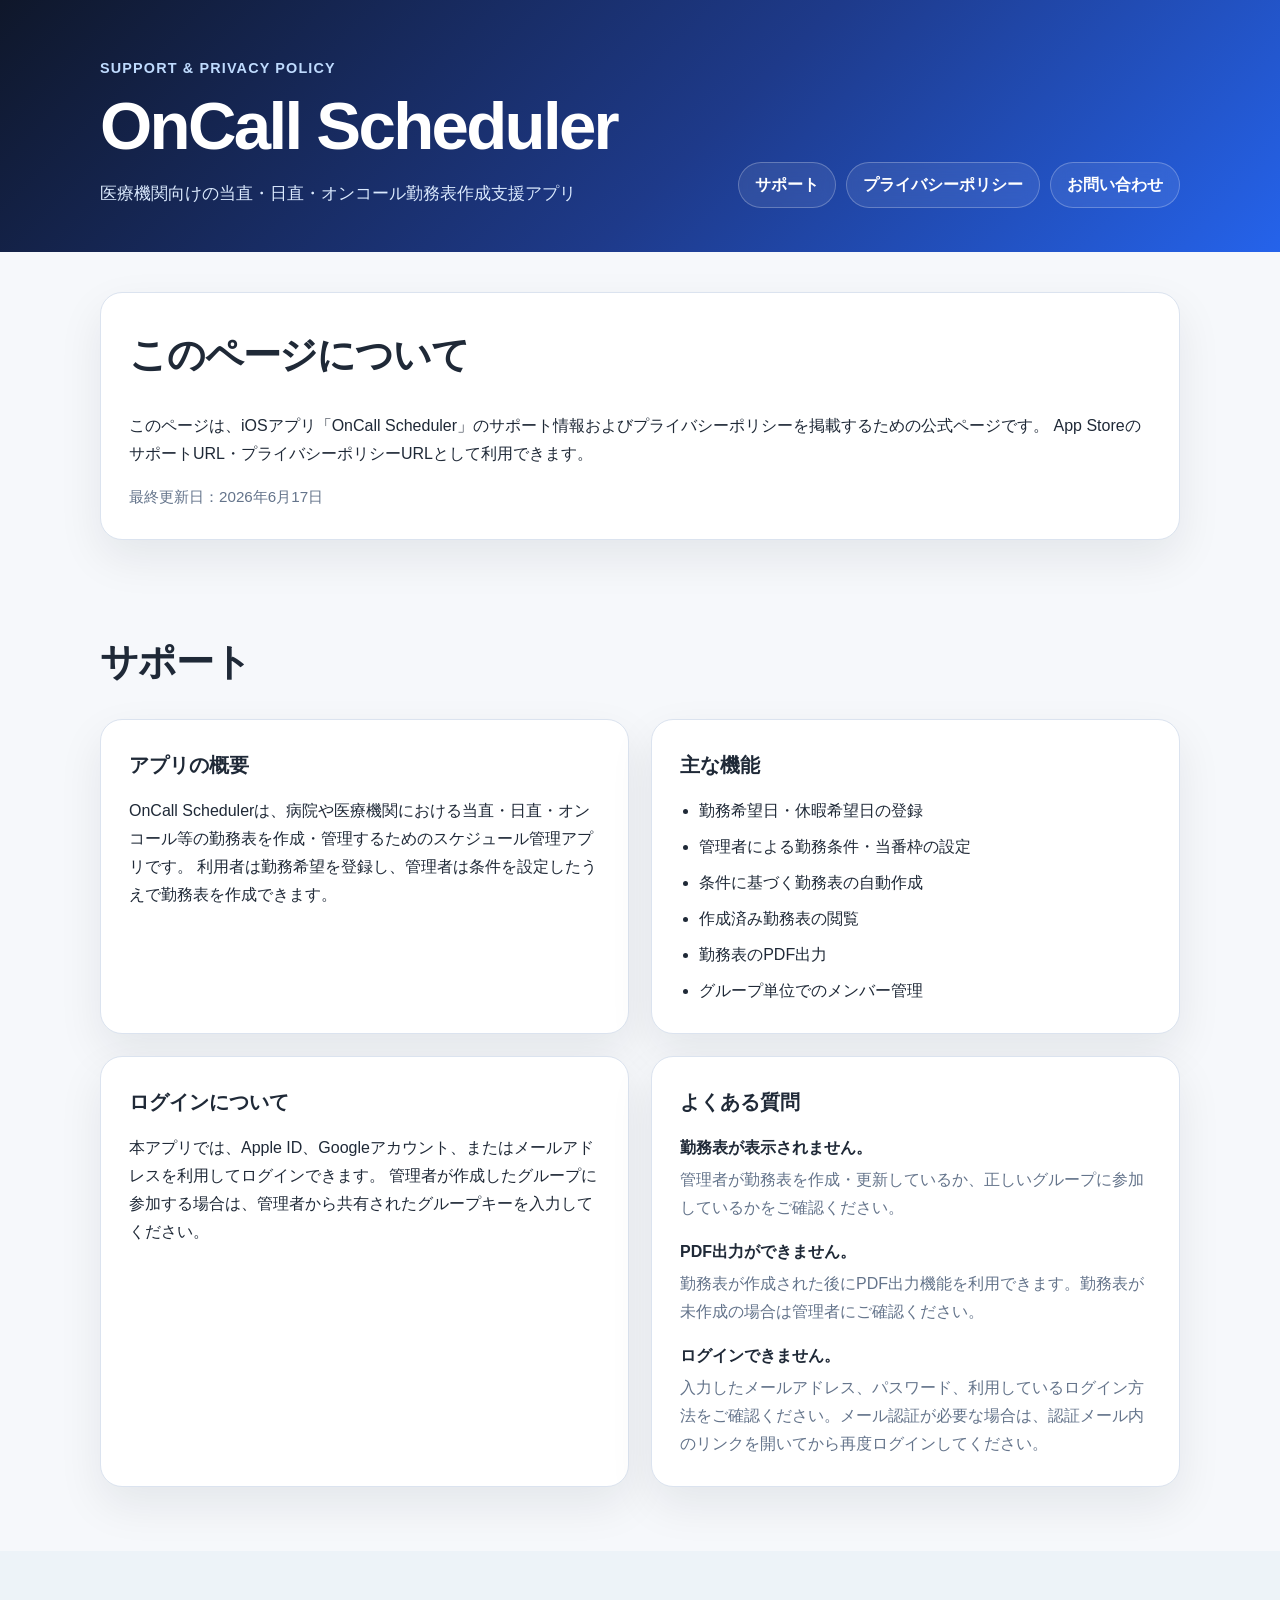
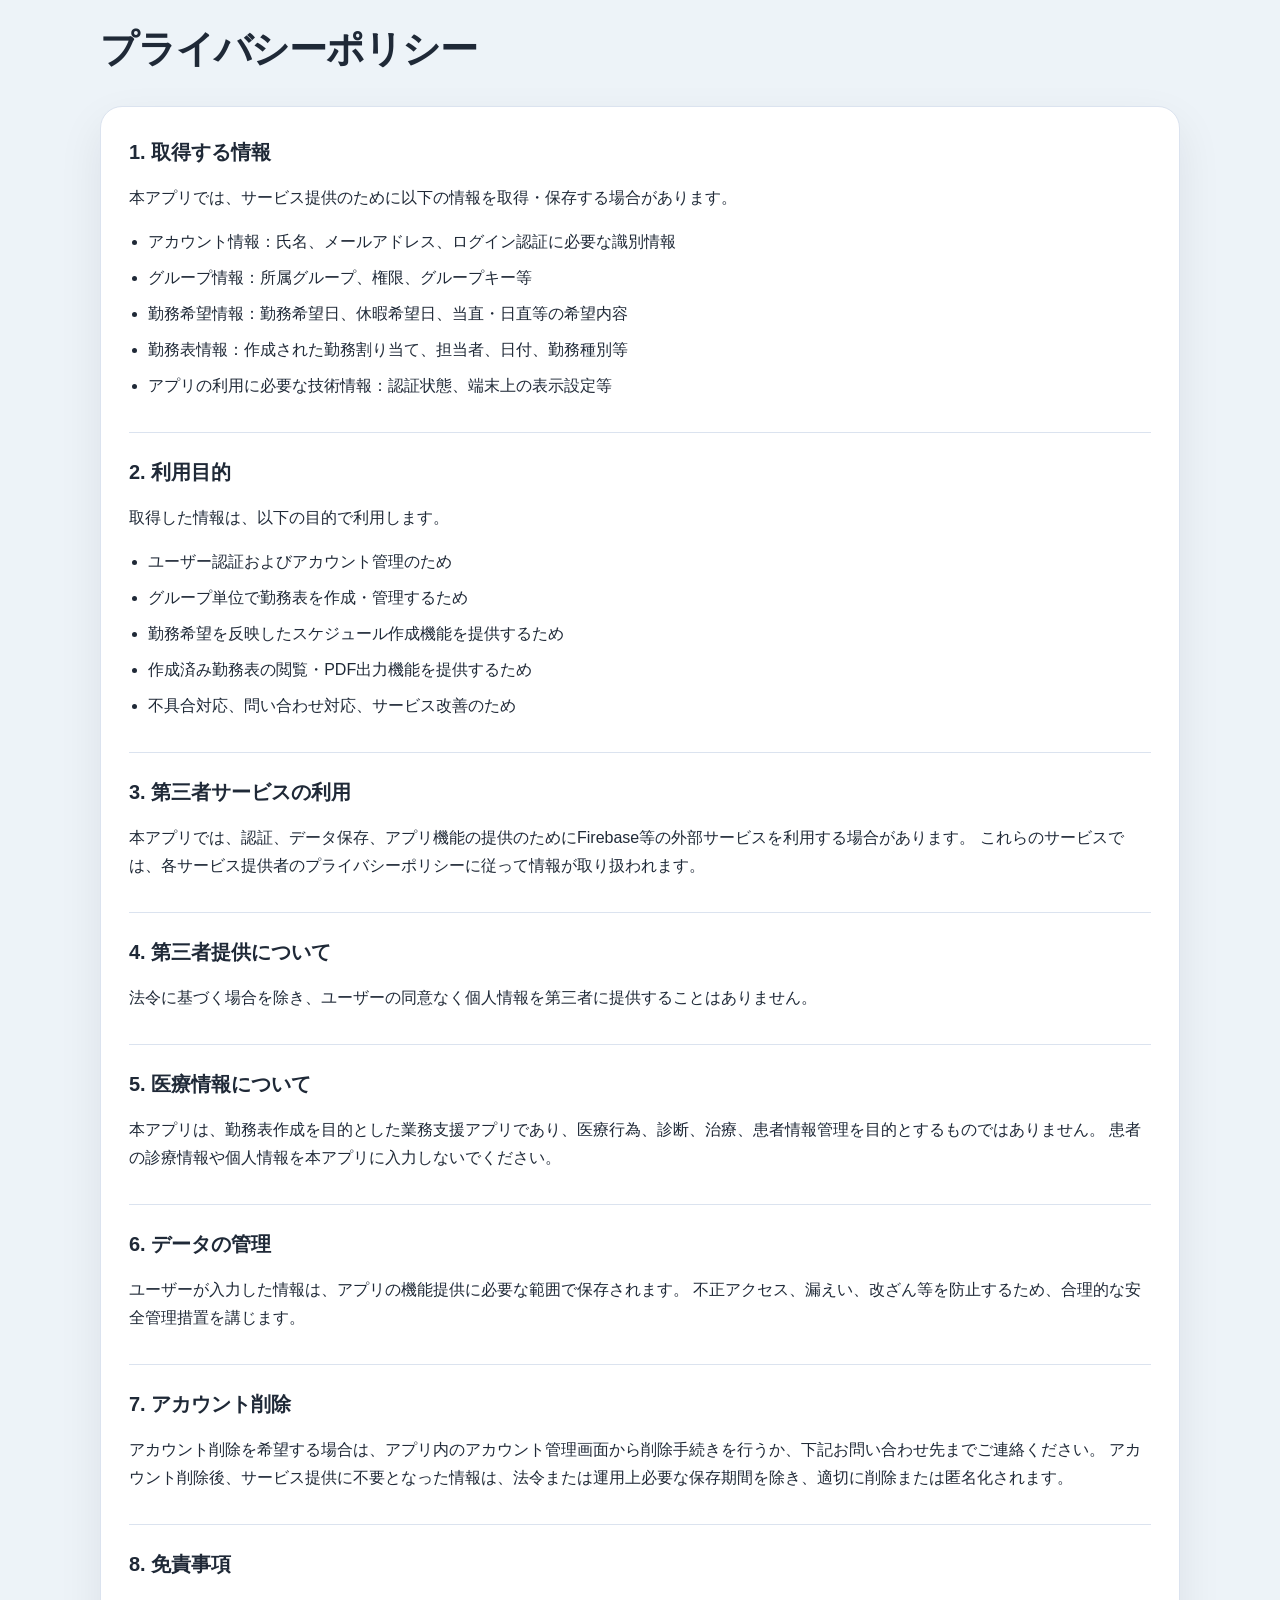
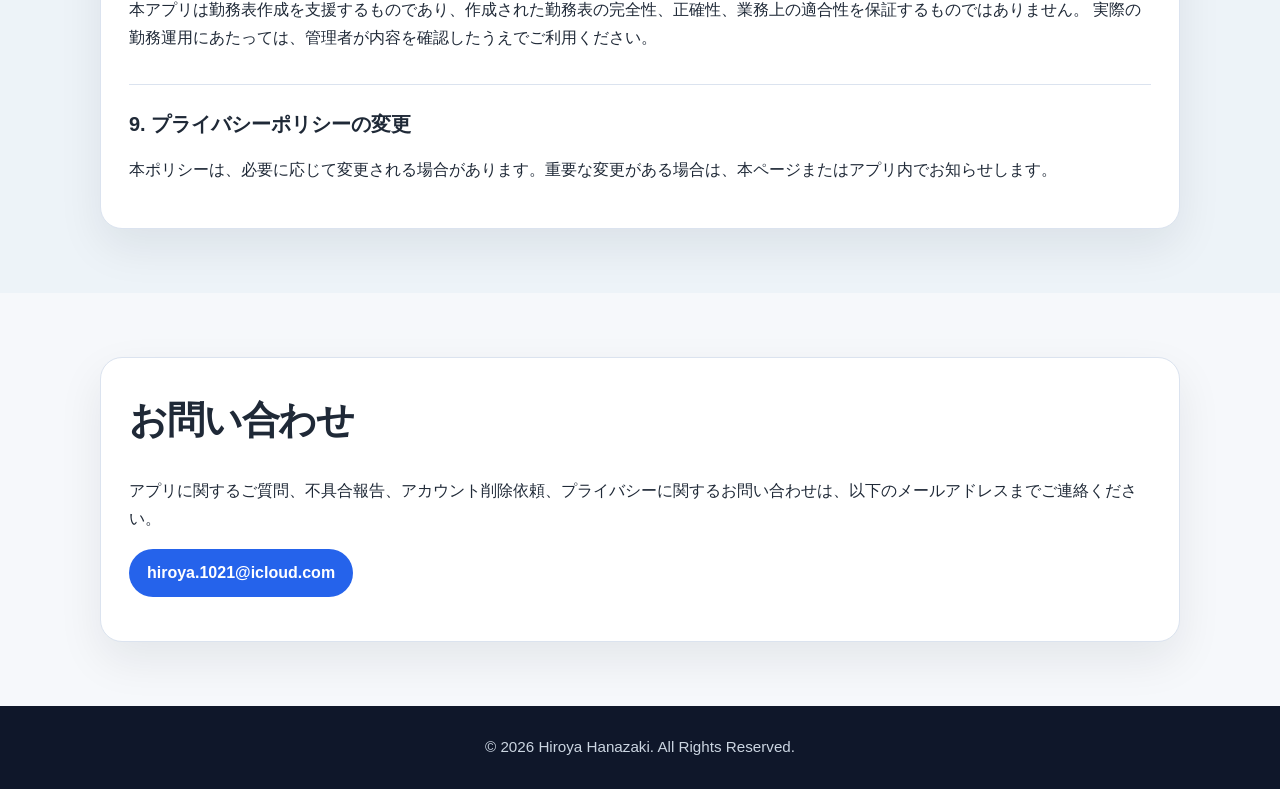
<file: index.html>
<!DOCTYPE html>
<html lang="ja">
<head>
  <meta charset="UTF-8" />
  <meta name="viewport" content="width=device-width, initial-scale=1.0" />
  <title>OnCall Scheduler サポート / プライバシーポリシー</title>
  <meta name="description" content="OnCall Schedulerのサポートページおよびプライバシーポリシーです。" />
  <link rel="stylesheet" href="style.css" />
</head>
<body>
  <header class="site-header">
    <div class="container header-inner">
      <div>
        <p class="eyebrow">Support & Privacy Policy</p>
        <h1>OnCall Scheduler</h1>
        <p class="lead">医療機関向けの当直・日直・オンコール勤務表作成支援アプリ</p>
      </div>
      <nav class="nav" aria-label="ページ内ナビゲーション">
        <a href="#support">サポート</a>
        <a href="#privacy">プライバシーポリシー</a>
        <a href="#contact">お問い合わせ</a>
      </nav>
    </div>
  </header>

  <main>
    <section class="section hero">
      <div class="container card">
        <h2>このページについて</h2>
        <p>
          このページは、iOSアプリ「OnCall Scheduler」のサポート情報およびプライバシーポリシーを掲載するための公式ページです。
          App StoreのサポートURL・プライバシーポリシーURLとして利用できます。
        </p>
        <p class="updated">最終更新日：2026年6月17日</p>
      </div>
    </section>

    <section id="support" class="section">
      <div class="container">
        <h2>サポート</h2>

        <div class="grid">
          <article class="card">
            <h3>アプリの概要</h3>
            <p>
              OnCall Schedulerは、病院や医療機関における当直・日直・オンコール等の勤務表を作成・管理するためのスケジュール管理アプリです。
              利用者は勤務希望を登録し、管理者は条件を設定したうえで勤務表を作成できます。
            </p>
          </article>

          <article class="card">
            <h3>主な機能</h3>
            <ul>
              <li>勤務希望日・休暇希望日の登録</li>
              <li>管理者による勤務条件・当番枠の設定</li>
              <li>条件に基づく勤務表の自動作成</li>
              <li>作成済み勤務表の閲覧</li>
              <li>勤務表のPDF出力</li>
              <li>グループ単位でのメンバー管理</li>
            </ul>
          </article>

          <article class="card">
            <h3>ログインについて</h3>
            <p>
              本アプリでは、Apple ID、Googleアカウント、またはメールアドレスを利用してログインできます。
              管理者が作成したグループに参加する場合は、管理者から共有されたグループキーを入力してください。
            </p>
          </article>

          <article class="card">
            <h3>よくある質問</h3>
            <dl>
              <dt>勤務表が表示されません。</dt>
              <dd>管理者が勤務表を作成・更新しているか、正しいグループに参加しているかをご確認ください。</dd>

              <dt>PDF出力ができません。</dt>
              <dd>勤務表が作成された後にPDF出力機能を利用できます。勤務表が未作成の場合は管理者にご確認ください。</dd>

              <dt>ログインできません。</dt>
              <dd>入力したメールアドレス、パスワード、利用しているログイン方法をご確認ください。メール認証が必要な場合は、認証メール内のリンクを開いてから再度ログインしてください。</dd>
            </dl>
          </article>
        </div>
      </div>
    </section>

    <section id="privacy" class="section section-muted">
      <div class="container">
        <h2>プライバシーポリシー</h2>

        <article class="card policy">
          <h3>1. 取得する情報</h3>
          <p>
            本アプリでは、サービス提供のために以下の情報を取得・保存する場合があります。
          </p>
          <ul>
            <li>アカウント情報：氏名、メールアドレス、ログイン認証に必要な識別情報</li>
            <li>グループ情報：所属グループ、権限、グループキー等</li>
            <li>勤務希望情報：勤務希望日、休暇希望日、当直・日直等の希望内容</li>
            <li>勤務表情報：作成された勤務割り当て、担当者、日付、勤務種別等</li>
            <li>アプリの利用に必要な技術情報：認証状態、端末上の表示設定等</li>
          </ul>

          <h3>2. 利用目的</h3>
          <p>取得した情報は、以下の目的で利用します。</p>
          <ul>
            <li>ユーザー認証およびアカウント管理のため</li>
            <li>グループ単位で勤務表を作成・管理するため</li>
            <li>勤務希望を反映したスケジュール作成機能を提供するため</li>
            <li>作成済み勤務表の閲覧・PDF出力機能を提供するため</li>
            <li>不具合対応、問い合わせ対応、サービス改善のため</li>
          </ul>

          <h3>3. 第三者サービスの利用</h3>
          <p>
            本アプリでは、認証、データ保存、アプリ機能の提供のためにFirebase等の外部サービスを利用する場合があります。
            これらのサービスでは、各サービス提供者のプライバシーポリシーに従って情報が取り扱われます。
          </p>

          <h3>4. 第三者提供について</h3>
          <p>
            法令に基づく場合を除き、ユーザーの同意なく個人情報を第三者に提供することはありません。
          </p>

          <h3>5. 医療情報について</h3>
          <p>
            本アプリは、勤務表作成を目的とした業務支援アプリであり、医療行為、診断、治療、患者情報管理を目的とするものではありません。
            患者の診療情報や個人情報を本アプリに入力しないでください。
          </p>

          <h3>6. データの管理</h3>
          <p>
            ユーザーが入力した情報は、アプリの機能提供に必要な範囲で保存されます。
            不正アクセス、漏えい、改ざん等を防止するため、合理的な安全管理措置を講じます。
          </p>

          <h3>7. アカウント削除</h3>
          <p>
            アカウント削除を希望する場合は、アプリ内のアカウント管理画面から削除手続きを行うか、下記お問い合わせ先までご連絡ください。
            アカウント削除後、サービス提供に不要となった情報は、法令または運用上必要な保存期間を除き、適切に削除または匿名化されます。
          </p>

          <h3>8. 免責事項</h3>
          <p>
            本アプリは勤務表作成を支援するものであり、作成された勤務表の完全性、正確性、業務上の適合性を保証するものではありません。
            実際の勤務運用にあたっては、管理者が内容を確認したうえでご利用ください。
          </p>

          <h3>9. プライバシーポリシーの変更</h3>
          <p>
            本ポリシーは、必要に応じて変更される場合があります。重要な変更がある場合は、本ページまたはアプリ内でお知らせします。
          </p>
        </article>
      </div>
    </section>

    <section id="contact" class="section">
      <div class="container card">
        <h2>お問い合わせ</h2>
        <p>
          アプリに関するご質問、不具合報告、アカウント削除依頼、プライバシーに関するお問い合わせは、以下のメールアドレスまでご連絡ください。
        </p>
        <p class="contact">
          <a href="mailto:hanalab@icloud.com">hiroya.1021@icloud.com</a>
        </p>
      </div>
    </section>
  </main>

  <footer class="site-footer">
    <div class="container">
      <p>© 2026 Hiroya Hanazaki. All Rights Reserved.</p>
    </div>
  </footer>
</body>
</html>
</file>
<file: style.css>
:root {
  --bg: #f6f8fb;
  --surface: #ffffff;
  --surface-muted: #edf3f8;
  --text: #1f2937;
  --muted: #64748b;
  --primary: #2563eb;
  --primary-dark: #1d4ed8;
  --border: #dbe3ef;
  --shadow: 0 18px 45px rgba(15, 23, 42, 0.08);
  --radius: 22px;
}

* {
  box-sizing: border-box;
}

html {
  scroll-behavior: smooth;
}

body {
  margin: 0;
  font-family: -apple-system, BlinkMacSystemFont, "Helvetica Neue", "Hiragino Sans", "Yu Gothic", "YuGothic", Meiryo, sans-serif;
  color: var(--text);
  background: var(--bg);
  line-height: 1.75;
}

a {
  color: var(--primary);
  text-decoration: none;
}

a:hover {
  color: var(--primary-dark);
  text-decoration: underline;
}

.container {
  width: min(1080px, calc(100% - 32px));
  margin: 0 auto;
}

.site-header {
  background: linear-gradient(135deg, #0f172a 0%, #1e3a8a 55%, #2563eb 100%);
  color: #ffffff;
  padding: 56px 0 44px;
}

.header-inner {
  display: flex;
  align-items: flex-end;
  justify-content: space-between;
  gap: 32px;
}

.eyebrow {
  margin: 0 0 10px;
  color: #bfdbfe;
  font-size: 0.9rem;
  font-weight: 700;
  letter-spacing: 0.08em;
  text-transform: uppercase;
}

h1 {
  margin: 0;
  font-size: clamp(2.4rem, 6vw, 4.2rem);
  line-height: 1.05;
  letter-spacing: -0.04em;
}

.lead {
  margin: 16px 0 0;
  max-width: 680px;
  color: #dbeafe;
  font-size: 1.08rem;
}

.nav {
  display: flex;
  flex-wrap: wrap;
  gap: 10px;
  justify-content: flex-end;
}

.nav a {
  display: inline-flex;
  align-items: center;
  justify-content: center;
  min-height: 42px;
  padding: 8px 16px;
  border: 1px solid rgba(255,255,255,0.25);
  border-radius: 999px;
  color: #ffffff;
  background: rgba(255,255,255,0.08);
  backdrop-filter: blur(8px);
  font-weight: 700;
}

.nav a:hover {
  background: rgba(255,255,255,0.18);
  text-decoration: none;
}

.section {
  padding: 64px 0;
}

.hero {
  padding-top: 40px;
  padding-bottom: 24px;
}

.section-muted {
  background: var(--surface-muted);
}

h2 {
  margin: 0 0 24px;
  font-size: clamp(1.65rem, 4vw, 2.4rem);
  letter-spacing: -0.03em;
}

h3 {
  margin: 0 0 14px;
  font-size: 1.25rem;
}

p {
  margin: 0 0 16px;
}

ul {
  margin: 0;
  padding-left: 1.2em;
}

li + li {
  margin-top: 8px;
}

.card {
  background: var(--surface);
  border: 1px solid var(--border);
  border-radius: var(--radius);
  padding: 28px;
  box-shadow: var(--shadow);
}

.grid {
  display: grid;
  grid-template-columns: repeat(2, minmax(0, 1fr));
  gap: 22px;
}

.updated {
  color: var(--muted);
  font-size: 0.95rem;
  margin-bottom: 0;
}

dl {
  margin: 0;
}

dt {
  font-weight: 800;
  margin-top: 16px;
}

dt:first-child {
  margin-top: 0;
}

dd {
  margin: 4px 0 0;
  color: var(--muted);
}

.policy h3 {
  margin-top: 32px;
  padding-top: 22px;
  border-top: 1px solid var(--border);
}

.policy h3:first-child {
  margin-top: 0;
  padding-top: 0;
  border-top: none;
}

.contact a {
  display: inline-flex;
  align-items: center;
  min-height: 48px;
  padding: 10px 18px;
  border-radius: 999px;
  color: #ffffff;
  background: var(--primary);
  font-weight: 800;
}

.contact a:hover {
  background: var(--primary-dark);
  text-decoration: none;
}

.site-footer {
  padding: 28px 0;
  color: #cbd5e1;
  background: #0f172a;
  text-align: center;
}

.site-footer p {
  margin: 0;
  font-size: 0.95rem;
}

@media (max-width: 760px) {
  .site-header {
    padding: 42px 0 34px;
  }

  .header-inner {
    align-items: flex-start;
    flex-direction: column;
  }

  .nav {
    justify-content: flex-start;
  }

  .section {
    padding: 44px 0;
  }

  .grid {
    grid-template-columns: 1fr;
  }

  .card {
    padding: 22px;
  }
}
</file>
